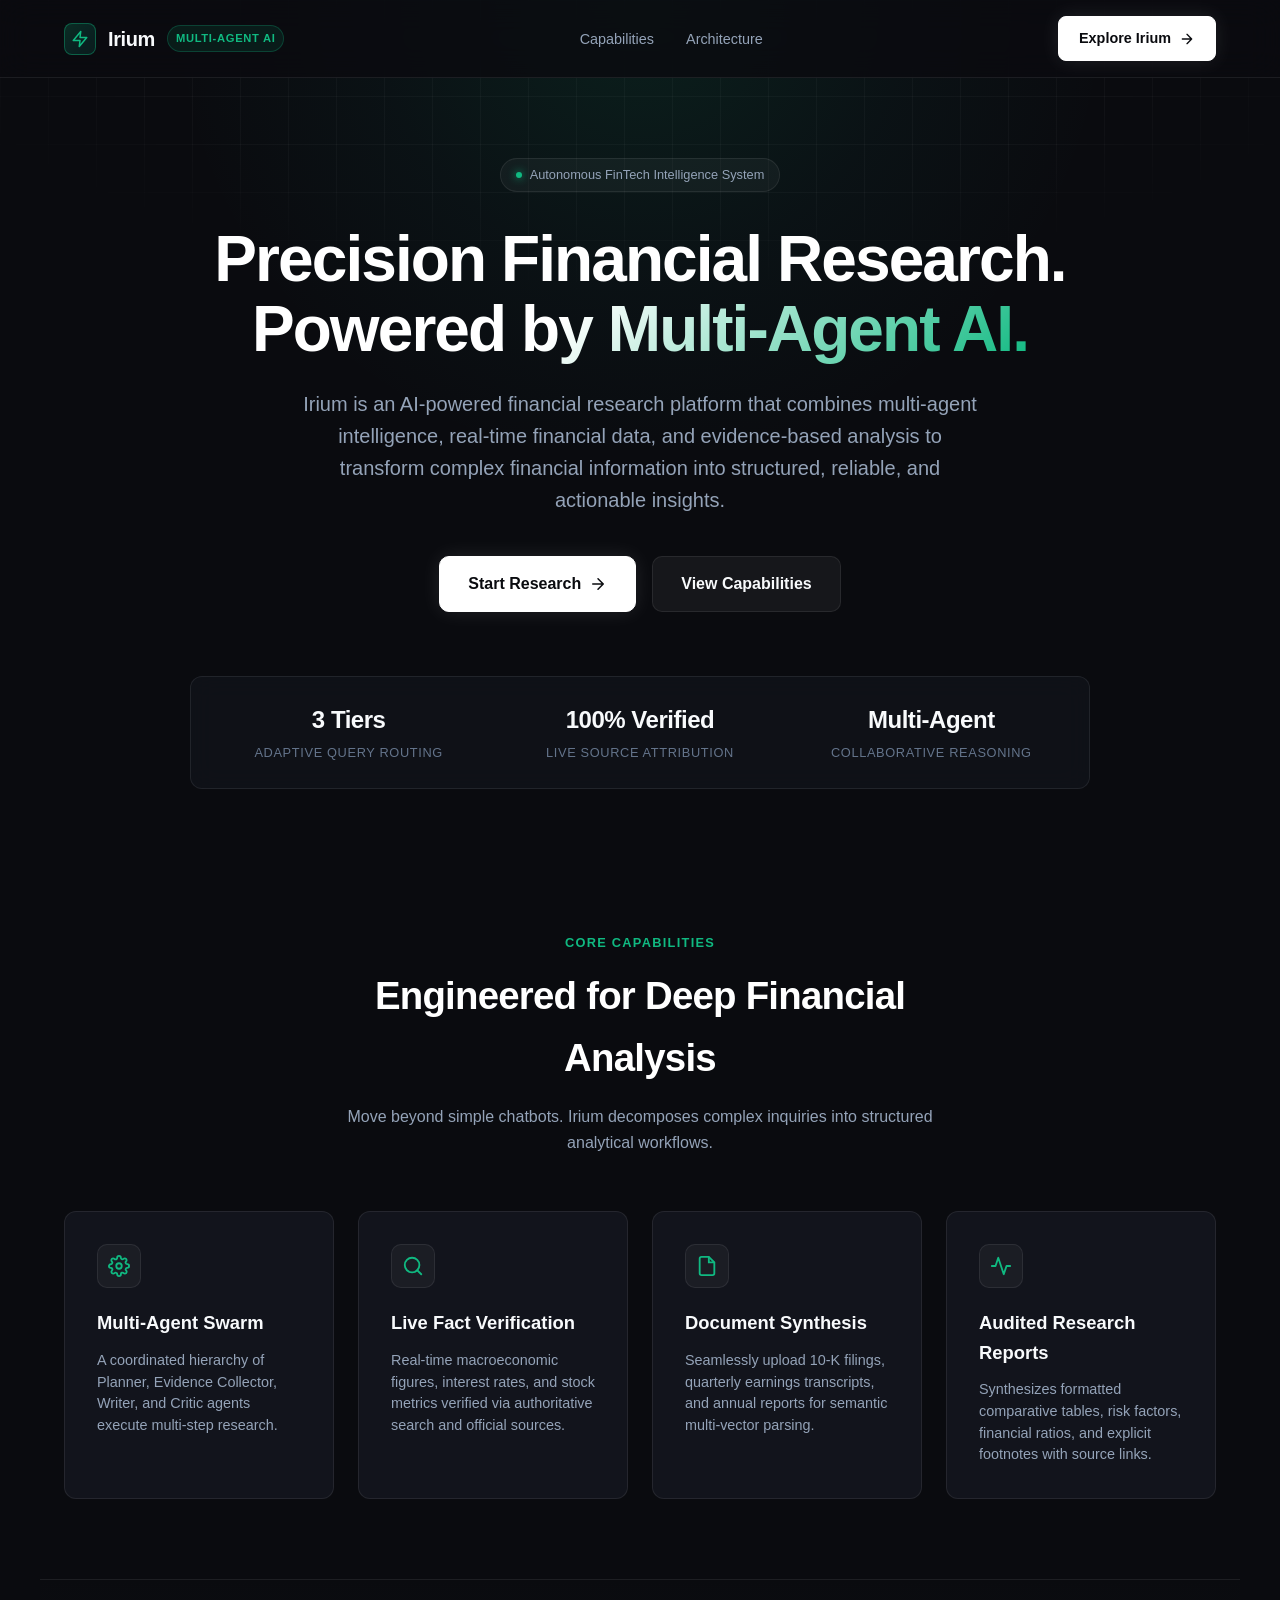
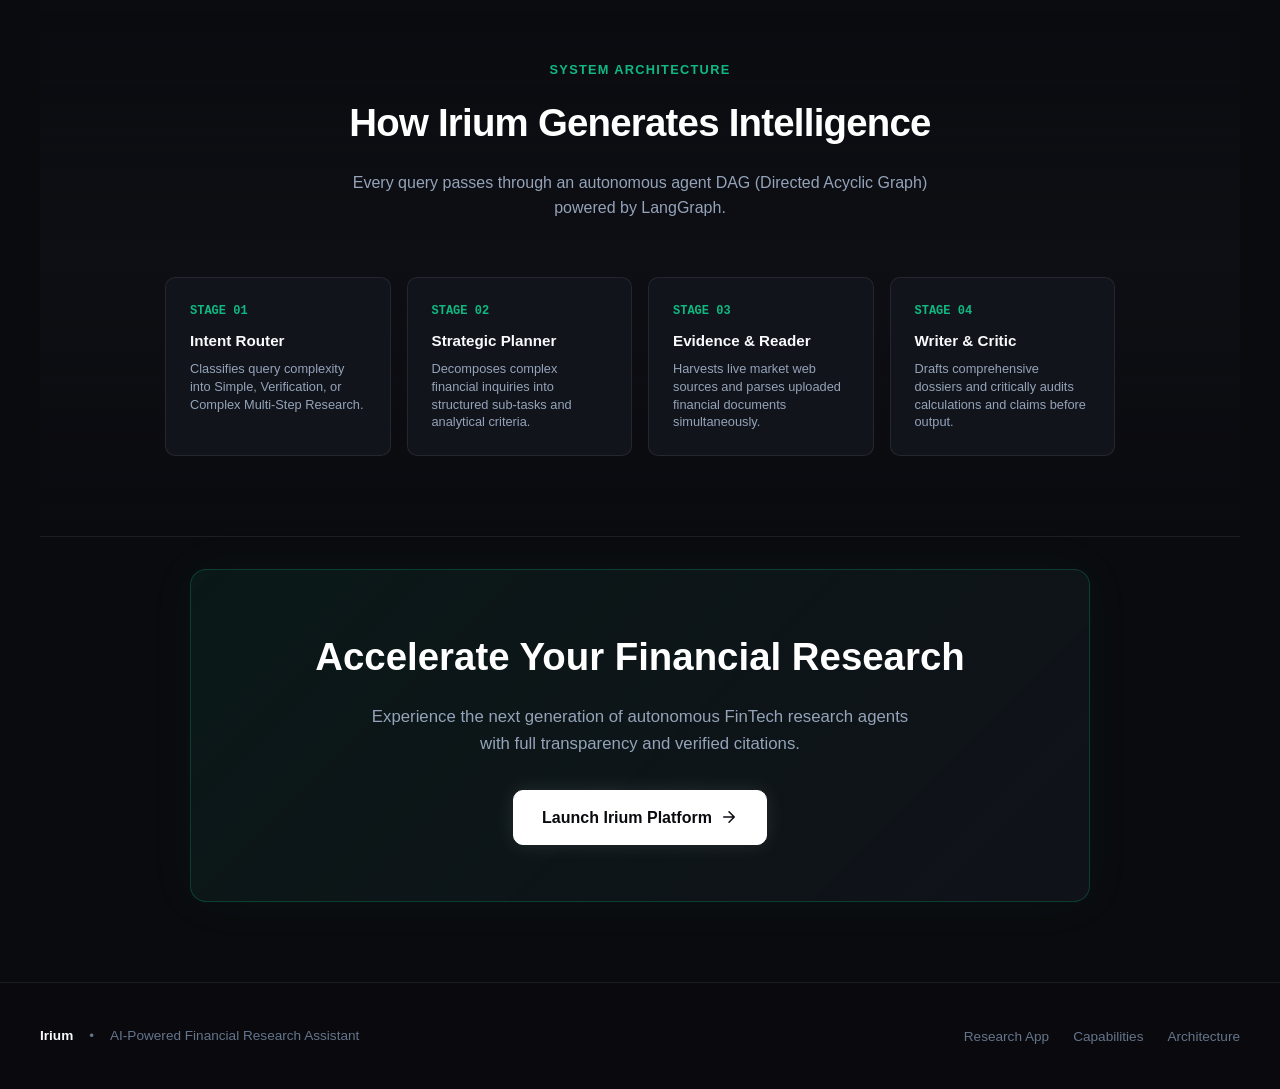
<file: frontend/landing.html>
<!DOCTYPE html>
<html lang="en">
<head>
    <meta charset="UTF-8">
    <meta name="viewport" content="width=device-width, initial-scale=1.0">
    <title>Irium - AI-Powered Financial Research Assistant</title>
    <meta name="description" content="Irium is an autonomous multi-agent FinTech research platform delivering verified financial intelligence, real-time data analysis, and audited reports.">
    <link rel="stylesheet" href="./landing.css">
</head>
<body>
    <!-- Subtle Background Glow Effects -->
    <div class="bg-glow-top"></div>
    <div class="bg-grid-pattern"></div>

    <!-- Navigation Header -->
    <header class="header">
        <div class="nav-container">
            <a href="#" class="brand-wrapper" id="brandLogo">
                <div class="brand-icon">
                    <svg viewBox="0 0 24 24" fill="none" stroke="currentColor">
                        <path d="M13 2L3 14h9l-1 8 10-12h-9l1-8z" stroke-width="2" stroke-linecap="round" stroke-linejoin="round"/>
                    </svg>
                </div>
                <span class="brand-title">Irium</span>
                <span class="brand-badge">Multi-Agent AI</span>
            </a>

            <ul class="nav-links">
                <li><a href="#capabilities">Capabilities</a></li>
                <li><a href="#architecture">Architecture</a></li>
            </ul>

            <div class="nav-actions">
                <a href="./index.html" class="btn btn-primary" id="navExploreBtn">
                    <span>Explore Irium</span>
                    <svg width="16" height="16" viewBox="0 0 24 24" fill="none" stroke="currentColor">
                        <path d="M5 12h14M12 5l7 7-7 7" stroke-width="2" stroke-linecap="round" stroke-linejoin="round"/>
                    </svg>
                </a>
            </div>
        </div>
    </header>

    <main>
        <!-- Hero Section -->
        <section class="hero">
            <div class="hero-pill">
                <span class="hero-pill-dot"></span>
                <span>Autonomous FinTech Intelligence System</span>
            </div>

            <h1 class="hero-title">
                Precision Financial Research.<br>
                <span>Powered by Multi-Agent AI.</span>
            </h1>

            <p class="hero-description">
                Irium is an AI-powered financial research platform that combines multi-agent intelligence, real-time financial data, and evidence-based analysis to transform complex financial information into structured, reliable, and actionable insights.
            </p>

            <div class="hero-cta-group">
                <a href="./index.html" class="btn btn-primary btn-lg" id="heroStartBtn">
                    <span>Start Research</span>
                    <svg width="18" height="18" viewBox="0 0 24 24" fill="none" stroke="currentColor">
                        <path d="M5 12h14M12 5l7 7-7 7" stroke-width="2" stroke-linecap="round" stroke-linejoin="round"/>
                    </svg>
                </a>
                <a href="#capabilities" class="btn btn-secondary btn-lg">
                    <span>View Capabilities</span>
                </a>
            </div>

            <!-- Highlights Strip -->
            <div class="metrics-strip">
                <div class="metric-item">
                    <div class="metric-value">3 Tiers</div>
                    <div class="metric-label">Adaptive Query Routing</div>
                </div>
                <div class="metric-item">
                    <div class="metric-value">100% Verified</div>
                    <div class="metric-label">Live Source Attribution</div>
                </div>
                <div class="metric-item">
                    <div class="metric-value">Multi-Agent</div>
                    <div class="metric-label">Collaborative Reasoning</div>
                </div>
            </div>
        </section>

        <!-- Capabilities Section -->
        <section class="section" id="capabilities">
            <div class="section-header">
                <div class="section-tag">Core Capabilities</div>
                <h2 class="section-title">Engineered for Deep Financial Analysis</h2>
                <p class="section-subtitle">
                    Move beyond simple chatbots. Irium decomposes complex inquiries into structured analytical workflows.
                </p>
            </div>

            <div class="features-grid">
                <div class="feature-card">
                    <div class="feature-icon">
                        <svg viewBox="0 0 24 24" fill="none" stroke="currentColor">
                            <circle cx="12" cy="12" r="3" stroke-width="2"/>
                            <path d="M19.4 15a1.65 1.65 0 0 0 .33 1.82l.06.06a2 2 0 0 1 0 2.83 2 2 0 0 1-2.83 0l-.06-.06a1.65 1.65 0 0 0-1.82-.33 1.65 1.65 0 0 0-1 1.51V21a2 2 0 0 1-2 2 2 2 0 0 1-2-2v-.09A1.65 1.65 0 0 0 9 19.4a1.65 1.65 0 0 0-1.82.33l-.06.06a2 2 0 0 1-2.83 0 2 2 0 0 1 0-2.83l.06-.06a1.65 1.65 0 0 0 .33-1.82 1.65 1.65 0 0 0-1.51-1H3a2 2 0 0 1-2-2 2 2 0 0 1 2-2h.09A1.65 1.65 0 0 0 4.6 9a1.65 1.65 0 0 0-.33-1.82l-.06-.06a2 2 0 0 1 0-2.83 2 2 0 0 1 2.83 0l.06.06a1.65 1.65 0 0 0 1.82.33H9a1.65 1.65 0 0 0 1-1.51V3a2 2 0 0 1 2-2 2 2 0 0 1 2 2v.09a1.65 1.65 0 0 0 1 1.51 1.65 1.65 0 0 0 1.82-.33l.06-.06a2 2 0 0 1 2.83 0 2 2 0 0 1 0 2.83l-.06.06a1.65 1.65 0 0 0-.33 1.82V9a1.65 1.65 0 0 0 1.51 1H21a2 2 0 0 1 2 2 2 2 0 0 1-2 2h-.09a1.65 1.65 0 0 0-1.51 1z" stroke-width="2"/>
                        </svg>
                    </div>
                    <h3>Multi-Agent Swarm</h3>
                    <p>
                        A coordinated hierarchy of Planner, Evidence Collector, Writer, and Critic agents execute multi-step research.
                    </p>
                </div>

                <div class="feature-card">
                    <div class="feature-icon">
                        <svg viewBox="0 0 24 24" fill="none" stroke="currentColor">
                            <circle cx="11" cy="11" r="8" stroke-width="2"/>
                            <path d="m21 21-4.35-4.35" stroke-width="2" stroke-linecap="round"/>
                        </svg>
                    </div>
                    <h3>Live Fact Verification</h3>
                    <p>
                        Real-time macroeconomic figures, interest rates, and stock metrics verified via authoritative search and official sources.
                    </p>
                </div>

                <div class="feature-card">
                    <div class="feature-icon">
                        <svg viewBox="0 0 24 24" fill="none" stroke="currentColor">
                            <path d="M14 2H6a2 2 0 0 0-2 2v16a2 2 0 0 0 2 2h12a2 2 0 0 0 2-2V8z" stroke-width="2"/>
                            <polyline points="14 2 14 8 20 8" stroke-width="2"/>
                        </svg>
                    </div>
                    <h3>Document Synthesis</h3>
                    <p>
                        Seamlessly upload 10-K filings, quarterly earnings transcripts, and annual reports for semantic multi-vector parsing.
                    </p>
                </div>

                <div class="feature-card">
                    <div class="feature-icon">
                        <svg viewBox="0 0 24 24" fill="none" stroke="currentColor">
                            <polyline points="22 12 18 12 15 21 9 3 6 12 2 12" stroke-width="2" stroke-linecap="round" stroke-linejoin="round"/>
                        </svg>
                    </div>
                    <h3>Audited Research Reports</h3>
                    <p>
                        Synthesizes formatted comparative tables, risk factors, financial ratios, and explicit footnotes with source links.
                    </p>
                </div>
            </div>
        </section>

        <!-- Architecture Section -->
        <section class="section workflow-section" id="architecture">
            <div class="section-header">
                <div class="section-tag">System Architecture</div>
                <h2 class="section-title">How Irium Generates Intelligence</h2>
                <p class="section-subtitle">
                    Every query passes through an autonomous agent DAG (Directed Acyclic Graph) powered by LangGraph.
                </p>
            </div>

            <div class="workflow-container">
                <div class="workflow-steps">
                    <div class="workflow-step">
                        <div class="step-num">STAGE 01</div>
                        <h4>Intent Router</h4>
                        <p>Classifies query complexity into Simple, Verification, or Complex Multi-Step Research.</p>
                    </div>
                    <div class="workflow-step">
                        <div class="step-num">STAGE 02</div>
                        <h4>Strategic Planner</h4>
                        <p>Decomposes complex financial inquiries into structured sub-tasks and analytical criteria.</p>
                    </div>
                    <div class="workflow-step">
                        <div class="step-num">STAGE 03</div>
                        <h4>Evidence & Reader</h4>
                        <p>Harvests live market web sources and parses uploaded financial documents simultaneously.</p>
                    </div>
                    <div class="workflow-step">
                        <div class="step-num">STAGE 04</div>
                        <h4>Writer & Critic</h4>
                        <p>Drafts comprehensive dossiers and critically audits calculations and claims before output.</p>
                    </div>
                </div>
            </div>
        </section>



        <!-- CTA Banner -->
        <section class="cta-banner">
            <h2>Accelerate Your Financial Research</h2>
            <p>
                Experience the next generation of autonomous FinTech research agents with full transparency and verified citations.
            </p>
            <a href="./index.html" class="btn btn-primary btn-lg" id="bannerExploreBtn">
                <span>Launch Irium Platform</span>
                <svg width="18" height="18" viewBox="0 0 24 24" fill="none" stroke="currentColor">
                    <path d="M5 12h14M12 5l7 7-7 7" stroke-width="2" stroke-linecap="round" stroke-linejoin="round"/>
                </svg>
            </a>
        </section>
    </main>

    <!-- Minimalist Footer -->
    <footer class="footer">
        <div class="footer-container">
            <div class="footer-left">
                <span style="font-weight: 600; color: #f8fafc;">Irium</span>
                <span>&bull;</span>
                <span>AI-Powered Financial Research Assistant</span>
            </div>
            <ul class="footer-links">
                <li><a href="./index.html">Research App</a></li>
                <li><a href="#capabilities">Capabilities</a></li>
                <li><a href="#architecture">Architecture</a></li>
            </ul>
        </div>
    </footer>
</body>
</html>
</file>
<file: frontend/landing.css>
/* ==========================================================================
   Irium Landing Page Styles - Minimalist Aesthetic inspired by Obliq
   ========================================================================== */

:root {
    --bg-dark: #0a0b0f;
    --bg-card: #12141c;
    --bg-card-hover: #181b26;
    --bg-surface: rgba(18, 20, 28, 0.7);
    --border-subtle: rgba(255, 255, 255, 0.08);
    --border-highlight: rgba(255, 255, 255, 0.16);
    --border-accent: rgba(16, 185, 129, 0.3);
    
    --text-primary: #f8fafc;
    --text-secondary: #94a3b8;
    --text-muted: #64748b;
    
    --accent-emerald: #10b981;
    --accent-emerald-glow: rgba(16, 185, 129, 0.15);
    --accent-teal: #14b8a6;
    --accent-blue: #3b82f6;
    
    --font-sans: -apple-system, BlinkMacSystemFont, "Inter", "SF Pro Display", "Segoe UI", Roboto, sans-serif;
    --font-mono: ui-monospace, SFMono-Regular, Menlo, Monaco, Consolas, monospace;
    
    --transition-fast: 0.15s ease;
    --transition-smooth: 0.25s cubic-bezier(0.16, 1, 0.3, 1);
    
    --max-width: 1200px;
}

* {
    box-sizing: border-box;
    margin: 0;
    padding: 0;
}

html {
    scroll-behavior: smooth;
    background-color: var(--bg-dark);
    color: var(--text-primary);
    font-family: var(--font-sans);
    -webkit-font-smoothing: antialiased;
    -moz-osx-font-smoothing: grayscale;
}

body {
    background-color: var(--bg-dark);
    color: var(--text-primary);
    line-height: 1.6;
    overflow-x: hidden;
    min-height: 100vh;
    display: flex;
    flex-direction: column;
}

/* Background Gradients */
.bg-glow-top {
    position: absolute;
    top: 0;
    left: 50%;
    transform: translateX(-50%);
    width: 1000px;
    height: 450px;
    background: radial-gradient(circle at 50% 0%, rgba(16, 185, 129, 0.12) 0%, rgba(20, 184, 166, 0.04) 40%, transparent 70%);
    pointer-events: none;
    z-index: 0;
}

.bg-grid-pattern {
    position: absolute;
    top: 0;
    left: 0;
    right: 0;
    height: 600px;
    background-image: linear-gradient(to right, rgba(255, 255, 255, 0.03) 1px, transparent 1px),
                      linear-gradient(to bottom, rgba(255, 255, 255, 0.03) 1px, transparent 1px);
    background-size: 48px 48px;
    mask-image: radial-gradient(ellipse 60% 50% at 50% 0%, #000 70%, transparent 100%);
    -webkit-mask-image: radial-gradient(ellipse 60% 50% at 50% 0%, #000 70%, transparent 100%);
    pointer-events: none;
    z-index: 0;
}

/* Header & Navigation */
.header {
    position: sticky;
    top: 0;
    z-index: 50;
    backdrop-filter: blur(16px);
    -webkit-backdrop-filter: blur(16px);
    background: rgba(10, 11, 15, 0.8);
    border-bottom: 1px solid var(--border-subtle);
}

.nav-container {
    max-width: var(--max-width);
    margin: 0 auto;
    padding: 1rem 1.5rem;
    display: flex;
    align-items: center;
    justify-content: space-between;
}

.brand-wrapper {
    display: flex;
    align-items: center;
    gap: 0.75rem;
    text-decoration: none;
    color: var(--text-primary);
}

.brand-icon {
    width: 32px;
    height: 32px;
    background: linear-gradient(135deg, rgba(16, 185, 129, 0.2), rgba(20, 184, 166, 0.1));
    border: 1px solid rgba(16, 185, 129, 0.4);
    border-radius: 8px;
    display: flex;
    align-items: center;
    justify-content: center;
    color: var(--accent-emerald);
}

.brand-icon svg {
    width: 18px;
    height: 18px;
}

.brand-title {
    font-size: 1.25rem;
    font-weight: 700;
    letter-spacing: -0.02em;
}

.brand-badge {
    font-size: 0.7rem;
    text-transform: uppercase;
    letter-spacing: 0.06em;
    padding: 0.2rem 0.5rem;
    border-radius: 9999px;
    background: rgba(16, 185, 129, 0.1);
    color: var(--accent-emerald);
    border: 1px solid rgba(16, 185, 129, 0.25);
    font-weight: 600;
}

.nav-links {
    display: flex;
    align-items: center;
    gap: 2rem;
    list-style: none;
}

.nav-links a {
    color: var(--text-secondary);
    text-decoration: none;
    font-size: 0.9rem;
    font-weight: 500;
    transition: color var(--transition-fast);
}

.nav-links a:hover {
    color: var(--text-primary);
}

.nav-actions {
    display: flex;
    align-items: center;
    gap: 1rem;
}

/* Buttons */
.btn {
    display: inline-flex;
    align-items: center;
    justify-content: center;
    gap: 0.5rem;
    padding: 0.625rem 1.25rem;
    border-radius: 8px;
    font-size: 0.9rem;
    font-weight: 600;
    text-decoration: none;
    cursor: pointer;
    transition: all var(--transition-smooth);
    border: 1px solid transparent;
}

.btn-primary {
    background: #ffffff;
    color: #0a0b0f;
    border: 1px solid #ffffff;
    box-shadow: 0 1px 2px rgba(0, 0, 0, 0.05), 0 0 20px rgba(255, 255, 255, 0.1);
}

.btn-primary:hover {
    background: #e2e8f0;
    border-color: #e2e8f0;
    transform: translateY(-1px);
    box-shadow: 0 4px 20px rgba(255, 255, 255, 0.15);
}

.btn-secondary {
    background: rgba(255, 255, 255, 0.05);
    color: var(--text-primary);
    border: 1px solid var(--border-subtle);
}

.btn-secondary:hover {
    background: rgba(255, 255, 255, 0.08);
    border-color: var(--border-highlight);
    transform: translateY(-1px);
}

.btn-lg {
    padding: 0.875rem 1.75rem;
    font-size: 1rem;
    border-radius: 10px;
}

/* Hero Section */
.hero {
    position: relative;
    max-width: var(--max-width);
    margin: 0 auto;
    padding: 5rem 1.5rem 4rem;
    text-align: center;
    z-index: 1;
}

.hero-pill {
    display: inline-flex;
    align-items: center;
    gap: 0.5rem;
    padding: 0.35rem 0.9rem;
    background: rgba(255, 255, 255, 0.04);
    border: 1px solid var(--border-subtle);
    border-radius: 9999px;
    font-size: 0.8rem;
    font-weight: 500;
    color: var(--text-secondary);
    margin-bottom: 2rem;
    animation: fadeIn 0.8s ease;
}

.hero-pill-dot {
    width: 6px;
    height: 6px;
    border-radius: 50%;
    background-color: var(--accent-emerald);
    box-shadow: 0 0 8px var(--accent-emerald);
}

.hero-title {
    font-size: clamp(2.5rem, 5vw, 4.25rem);
    font-weight: 800;
    letter-spacing: -0.03em;
    line-height: 1.1;
    margin-bottom: 1.5rem;
    color: #ffffff;
}

.hero-title span {
    background: linear-gradient(135deg, #ffffff 40%, var(--accent-emerald) 100%);
    -webkit-background-clip: text;
    -webkit-text-fill-color: transparent;
}

.hero-description {
    font-size: clamp(1.05rem, 1.8vw, 1.25rem);
    color: var(--text-secondary);
    max-width: 680px;
    margin: 0 auto 2.5rem;
    line-height: 1.6;
}

.hero-cta-group {
    display: flex;
    align-items: center;
    justify-content: center;
    gap: 1rem;
    margin-bottom: 4rem;
    flex-wrap: wrap;
}

/* Metric / Highlight Bar */
.metrics-strip {
    display: grid;
    grid-template-columns: repeat(3, 1fr);
    gap: 1.5rem;
    max-width: 900px;
    margin: 0 auto;
    padding: 1.5rem;
    background: var(--bg-surface);
    border: 1px solid var(--border-subtle);
    border-radius: 12px;
    backdrop-filter: blur(12px);
    -webkit-backdrop-filter: blur(12px);
}

.metric-item {
    text-align: center;
}

.metric-value {
    font-size: 1.5rem;
    font-weight: 700;
    color: var(--text-primary);
    letter-spacing: -0.02em;
}

.metric-label {
    font-size: 0.8rem;
    color: var(--text-muted);
    text-transform: uppercase;
    letter-spacing: 0.05em;
    margin-top: 0.25rem;
}

/* Section Common */
.section {
    position: relative;
    max-width: var(--max-width);
    margin: 0 auto;
    padding: 5rem 1.5rem;
    z-index: 1;
}

.section-header {
    text-align: center;
    max-width: 640px;
    margin: 0 auto 3.5rem;
}

.section-tag {
    font-size: 0.8rem;
    font-weight: 600;
    text-transform: uppercase;
    letter-spacing: 0.1em;
    color: var(--accent-emerald);
    margin-bottom: 0.75rem;
}

.section-title {
    font-size: clamp(1.8rem, 3vw, 2.5rem);
    font-weight: 700;
    letter-spacing: -0.02em;
    color: #ffffff;
    margin-bottom: 1rem;
}

.section-subtitle {
    font-size: 1rem;
    color: var(--text-secondary);
}

/* Feature Grid */
.features-grid {
    display: grid;
    grid-template-columns: repeat(auto-fit, minmax(270px, 1fr));
    gap: 1.5rem;
}

.feature-card {
    background: var(--bg-card);
    border: 1px solid var(--border-subtle);
    border-radius: 12px;
    padding: 2rem;
    transition: all var(--transition-smooth);
    display: flex;
    flex-direction: column;
}

.feature-card:hover {
    background: var(--bg-card-hover);
    border-color: var(--border-highlight);
    transform: translateY(-2px);
    box-shadow: 0 12px 30px rgba(0, 0, 0, 0.25);
}

.feature-icon {
    width: 44px;
    height: 44px;
    border-radius: 10px;
    background: rgba(255, 255, 255, 0.04);
    border: 1px solid var(--border-subtle);
    display: flex;
    align-items: center;
    justify-content: center;
    color: var(--accent-emerald);
    margin-bottom: 1.25rem;
}

.feature-icon svg {
    width: 22px;
    height: 22px;
}

.feature-card h3 {
    font-size: 1.15rem;
    font-weight: 600;
    margin-bottom: 0.75rem;
    color: var(--text-primary);
}

.feature-card p {
    font-size: 0.9rem;
    color: var(--text-secondary);
    line-height: 1.5;
}

/* Architecture Workflow Section */
.workflow-section {
    background: linear-gradient(180deg, transparent 0%, rgba(18, 20, 28, 0.4) 50%, transparent 100%);
    border-top: 1px solid var(--border-subtle);
    border-bottom: 1px solid var(--border-subtle);
}

.workflow-container {
    max-width: 950px;
    margin: 0 auto;
}

.workflow-steps {
    display: grid;
    grid-template-columns: repeat(4, 1fr);
    gap: 1rem;
    position: relative;
}

.workflow-step {
    background: var(--bg-card);
    border: 1px solid var(--border-subtle);
    border-radius: 10px;
    padding: 1.5rem;
    text-align: left;
    position: relative;
}

.step-num {
    font-family: var(--font-mono);
    font-size: 0.75rem;
    color: var(--accent-emerald);
    font-weight: 600;
    margin-bottom: 0.5rem;
}

.workflow-step h4 {
    font-size: 0.95rem;
    font-weight: 600;
    color: var(--text-primary);
    margin-bottom: 0.4rem;
}

.workflow-step p {
    font-size: 0.8rem;
    color: var(--text-secondary);
    line-height: 1.4;
}

/* Prompt Showcase */
.prompts-container {
    max-width: 800px;
    margin: 0 auto;
    display: flex;
    flex-direction: column;
    gap: 0.75rem;
}

.prompt-interactive-card {
    display: flex;
    align-items: center;
    justify-content: space-between;
    background: var(--bg-card);
    border: 1px solid var(--border-subtle);
    border-radius: 10px;
    padding: 1rem 1.25rem;
    text-decoration: none;
    color: var(--text-primary);
    transition: all var(--transition-smooth);
}

.prompt-interactive-card:hover {
    background: var(--bg-card-hover);
    border-color: var(--border-highlight);
    transform: translateX(4px);
}

.prompt-interactive-card span {
    font-size: 0.95rem;
    color: var(--text-secondary);
}

.prompt-interactive-card:hover span {
    color: var(--text-primary);
}

.prompt-arrow {
    color: var(--accent-emerald);
    display: flex;
    align-items: center;
    transition: transform var(--transition-fast);
}

.prompt-interactive-card:hover .prompt-arrow {
    transform: translateX(3px);
}

/* Call To Action Banner */
.cta-banner {
    background: linear-gradient(135deg, rgba(16, 185, 129, 0.08) 0%, rgba(18, 20, 28, 0.8) 100%);
    border: 1px solid rgba(16, 185, 129, 0.25);
    border-radius: 16px;
    padding: 3.5rem 2rem;
    text-align: center;
    max-width: 900px;
    margin: 2rem auto 5rem;
    box-shadow: 0 0 50px rgba(16, 185, 129, 0.05);
}

.cta-banner h2 {
    font-size: clamp(1.8rem, 3vw, 2.4rem);
    font-weight: 700;
    margin-bottom: 1rem;
    color: #ffffff;
}

.cta-banner p {
    font-size: 1.05rem;
    color: var(--text-secondary);
    max-width: 540px;
    margin: 0 auto 2rem;
}

/* Footer */
.footer {
    margin-top: auto;
    border-top: 1px solid var(--border-subtle);
    background: rgba(10, 11, 15, 0.9);
    padding: 2.5rem 1.5rem;
}

.footer-container {
    max-width: var(--max-width);
    margin: 0 auto;
    display: flex;
    align-items: center;
    justify-content: space-between;
    flex-wrap: wrap;
    gap: 1.5rem;
}

.footer-left {
    display: flex;
    align-items: center;
    gap: 1rem;
    color: var(--text-muted);
    font-size: 0.85rem;
}

.footer-links {
    display: flex;
    align-items: center;
    gap: 1.5rem;
    list-style: none;
}

.footer-links a {
    color: var(--text-muted);
    text-decoration: none;
    font-size: 0.85rem;
    transition: color var(--transition-fast);
}

.footer-links a:hover {
    color: var(--text-primary);
}

/* Animations */
@keyframes fadeIn {
    from {
        opacity: 0;
        transform: translateY(6px);
    }
    to {
        opacity: 1;
        transform: translateY(0);
    }
}

/* Responsive Media Queries */
@media (max-width: 900px) {
    .workflow-steps {
        grid-template-columns: repeat(2, 1fr);
    }
}

@media (max-width: 768px) {
    .nav-links {
        display: none;
    }
    
    .hero {
        padding: 3.5rem 1rem 2.5rem;
    }
    
    .metrics-strip {
        grid-template-columns: 1fr;
        gap: 1rem;
    }
    
    .workflow-steps {
        grid-template-columns: 1fr;
    }
    
    .footer-container {
        flex-direction: column;
        align-items: center;
        text-align: center;
    }
}
</file>
